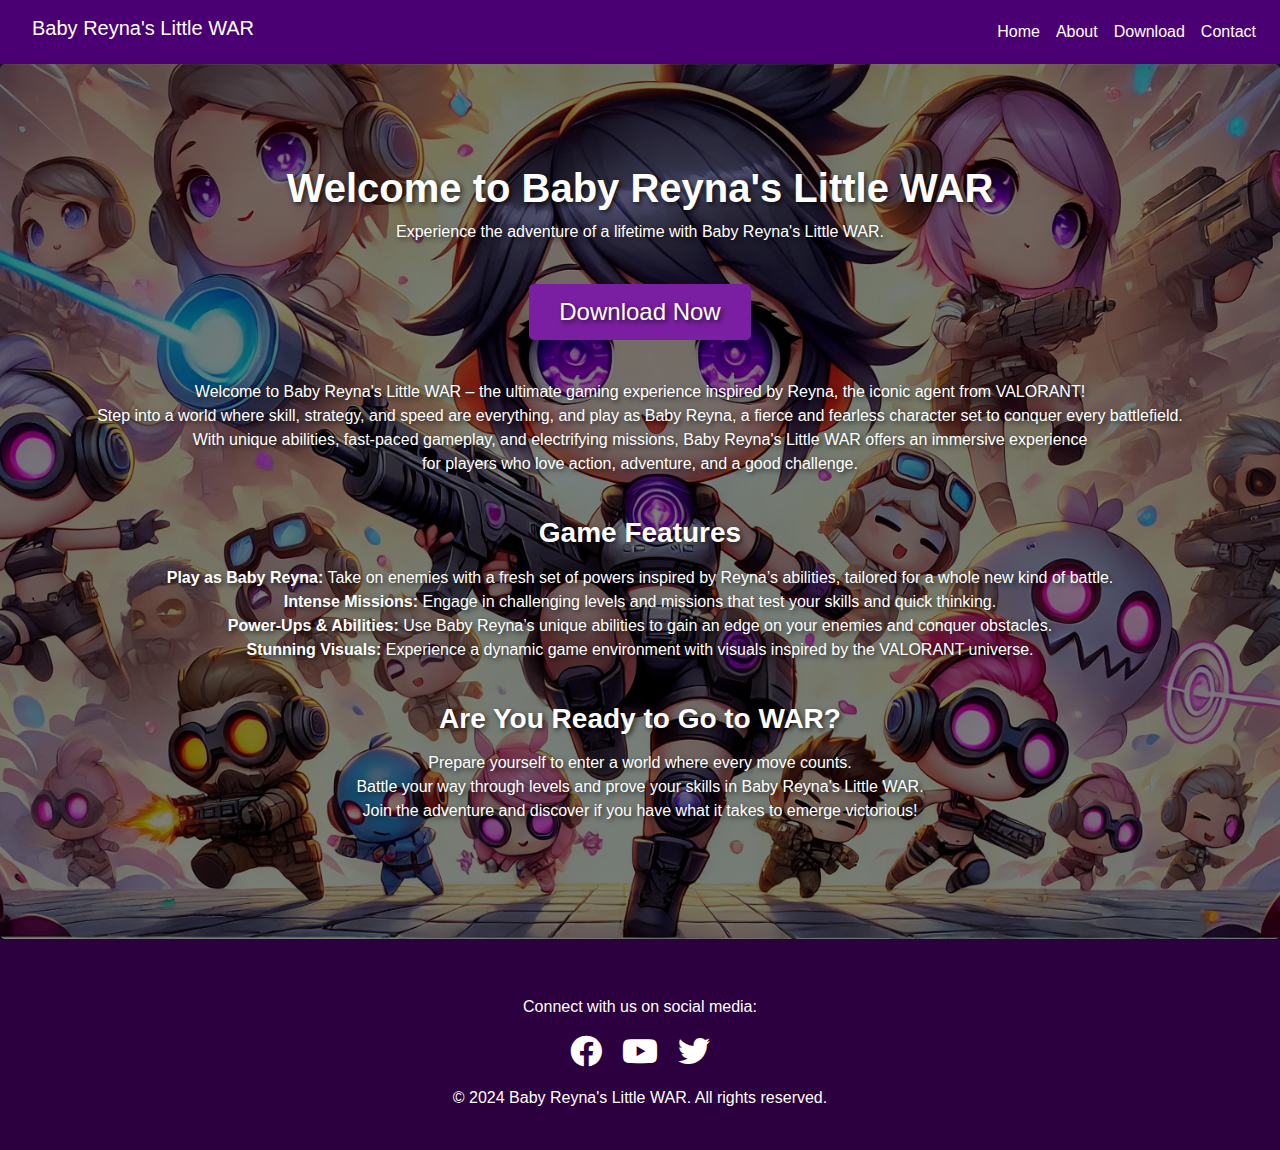
<file: index.html>
<!DOCTYPE html>
<html lang="en">
<head>
    <meta charset="UTF-8">
    <meta name="viewport" content="width=device-width, initial-scale=1.0">
    <title>Baby Reyna's Little WAR - Home</title>
    <!-- Favicon icon -->
    <link rel="icon" href="icon.png" type="image/png">

    <link rel="stylesheet" href="https://cdn.jsdelivr.net/npm/bootstrap@4.5.3/dist/css/bootstrap.min.css">
    <link rel="stylesheet" href="styles.css">
    <link rel="stylesheet" href="https://cdnjs.cloudflare.com/ajax/libs/font-awesome/6.0.0-beta3/css/all.min.css">
</head>
<body>
    <nav class="navbar navbar-expand-lg navbar-dark custom-navbar">
        <a class="nav-link" href="index.html"><h5>Baby Reyna's Little WAR</h5></a>
        <button class="navbar-toggler" type="button" data-toggle="collapse" data-target="#navbarNav" aria-controls="navbarNav" aria-expanded="false" aria-label="Toggle navigation">
            <span class="navbar-toggler-icon"></span>
        </button>
        <div class="collapse navbar-collapse" id="navbarNav">
            <ul class="navbar-nav ml-auto">
                <li class="nav-item"><a class="nav-link" href="index.html">Home</a></li>
                <li class="nav-item"><a class="nav-link" href="about.html">About</a></li>
                <li class="nav-item"><a class="nav-link" href="download.html">Download</a></li>
                <li class="nav-item"><a class="nav-link" href="contact.html">Contact</a></li>
            </ul>
        </div>
    </nav>

    <header class="jumbotron text-center main-header">
        <div class="overlay"></div>
        <h1><strong>Welcome to Baby Reyna's Little WAR</strong></h1>
        <p>Experience the adventure of a lifetime with Baby Reyna's Little WAR.</p>
        <br>
        <p>
        <a href="download.html" class="btn btn-primary download-btn">Download Now</a>
        </p>
        <br>
        <p>Welcome to Baby Reyna's Little WAR – the ultimate gaming experience inspired by Reyna, the iconic agent from VALORANT!<br>Step into a world where skill, strategy, and speed are everything, and play as Baby Reyna, a fierce and fearless character set to conquer every battlefield.<br>With unique abilities, fast-paced gameplay, and electrifying missions, Baby Reyna's Little WAR offers an immersive experience<br>for players who love action, adventure, and a good challenge.</p>
        <br>
        <h3><p><strong>Game Features</strong></p></h3>
                <p><strong>Play as Baby Reyna:</strong> Take on enemies with a fresh set of powers inspired by Reyna’s abilities, tailored for a whole new kind of battle.<br>
                <strong>Intense Missions:</strong> Engage in challenging levels and missions that test your skills and quick thinking.<br>
                <strong>Power-Ups & Abilities:</strong> Use Baby Reyna’s unique abilities to gain an edge on your enemies and conquer obstacles.<br>
                <strong>Stunning Visuals:</strong> Experience a dynamic game environment with visuals inspired by the VALORANT universe.</p>
            </ul>
        <br>
        <h3><p><strong>Are You Ready to Go to WAR?</strong></p></h3>
        <p>Prepare yourself to enter a world where every move counts.<br>Battle your way through levels and prove your skills in Baby Reyna's Little WAR.<br>Join the adventure and discover if you have what it takes to emerge victorious!</p>
    </header>

    <footer class="footer text-white py-4">
        <div class="container text-center">
            <p>Connect with us on social media:</p>
            <div class="social-icons">
                <a href="https://facebook.com" target="_blank" class="text-white mx-2">
                    <i class="fab fa-facebook fa-2x"></i>
                </a>
                <a href="https://youtube.com" target="_blank" class="text-white mx-2">
                    <i class="fab fa-youtube fa-2x"></i>
                </a>
                <a href="https://twitter.com" target="_blank" class="text-white mx-2">
                    <i class="fab fa-twitter fa-2x"></i>
                </a>
            </div>
            <p class="mt-3">&copy; 2024 Baby Reyna's Little WAR. All rights reserved.</p>
        </div>
    </footer>
</file>
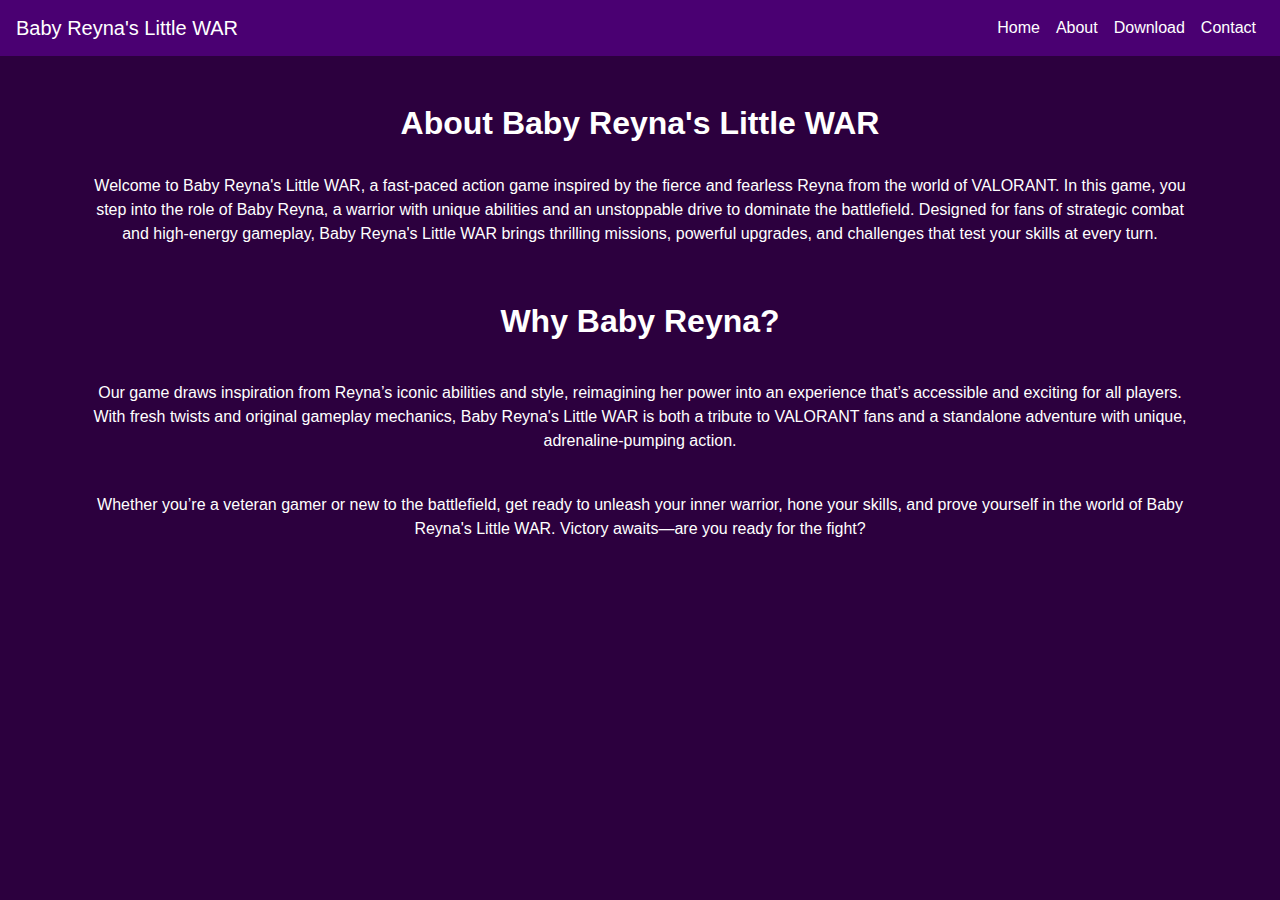
<file: about.html>
<!DOCTYPE html>
<html lang="en">
<head>
    <meta charset="UTF-8">
    <meta name="viewport" content="width=device-width, initial-scale=1.0">
    <title>About Baby Reyna's Little WAR</title>
    <link rel="stylesheet" href="https://cdn.jsdelivr.net/npm/bootstrap@4.5.3/dist/css/bootstrap.min.css">
    <link rel="stylesheet" href="styles.css">
</head>
<body>
    <nav class="navbar navbar-expand-lg navbar-dark custom-navbar">
        <a class="navbar-brand" href="index.html">Baby Reyna's Little WAR</a>
        <div class="collapse navbar-collapse">
            <ul class="navbar-nav ml-auto">
                <li class="nav-item"><a class="nav-link" href="index.html">Home</a></li>
                <li class="nav-item"><a class="nav-link" href="about.html">About</a></li>
                <li class="nav-item"><a class="nav-link" href="download.html">Download</a></li>
                <li class="nav-item"><a class="nav-link" href="contact.html">Contact</a></li>
            </ul>
        </div>
    </nav>
    <div class="container text-center mt-5">
        <h2><strong>About Baby Reyna's Little WAR</strong></h2>
        <br>
        <p>Welcome to Baby Reyna's Little WAR, a fast-paced action game inspired by the fierce and fearless Reyna from the world of VALORANT. In this game, you step into the role of Baby Reyna, a warrior with unique abilities and an unstoppable drive to dominate the battlefield. Designed for fans of strategic combat and high-energy gameplay, Baby Reyna's Little WAR brings thrilling missions, powerful upgrades, and challenges that test your skills at every turn.</p>
        <br>
        <p><h2><strong>Why Baby Reyna?</strong></h2></p>
        <br>
        <p>Our game draws inspiration from Reyna’s iconic abilities and style, reimagining her power into an experience that’s accessible and exciting for all players. With fresh twists and original gameplay mechanics, Baby Reyna's Little WAR is both a tribute to VALORANT fans and a standalone adventure with unique, adrenaline-pumping action.</p>
        <br>
        <p>Whether you’re a veteran gamer or new to the battlefield, get ready to unleash your inner warrior, hone your skills, and prove yourself in the world of Baby Reyna's Little WAR. Victory awaits—are you ready for the fight?</p>
    </div>
</body>
</html>
</file>
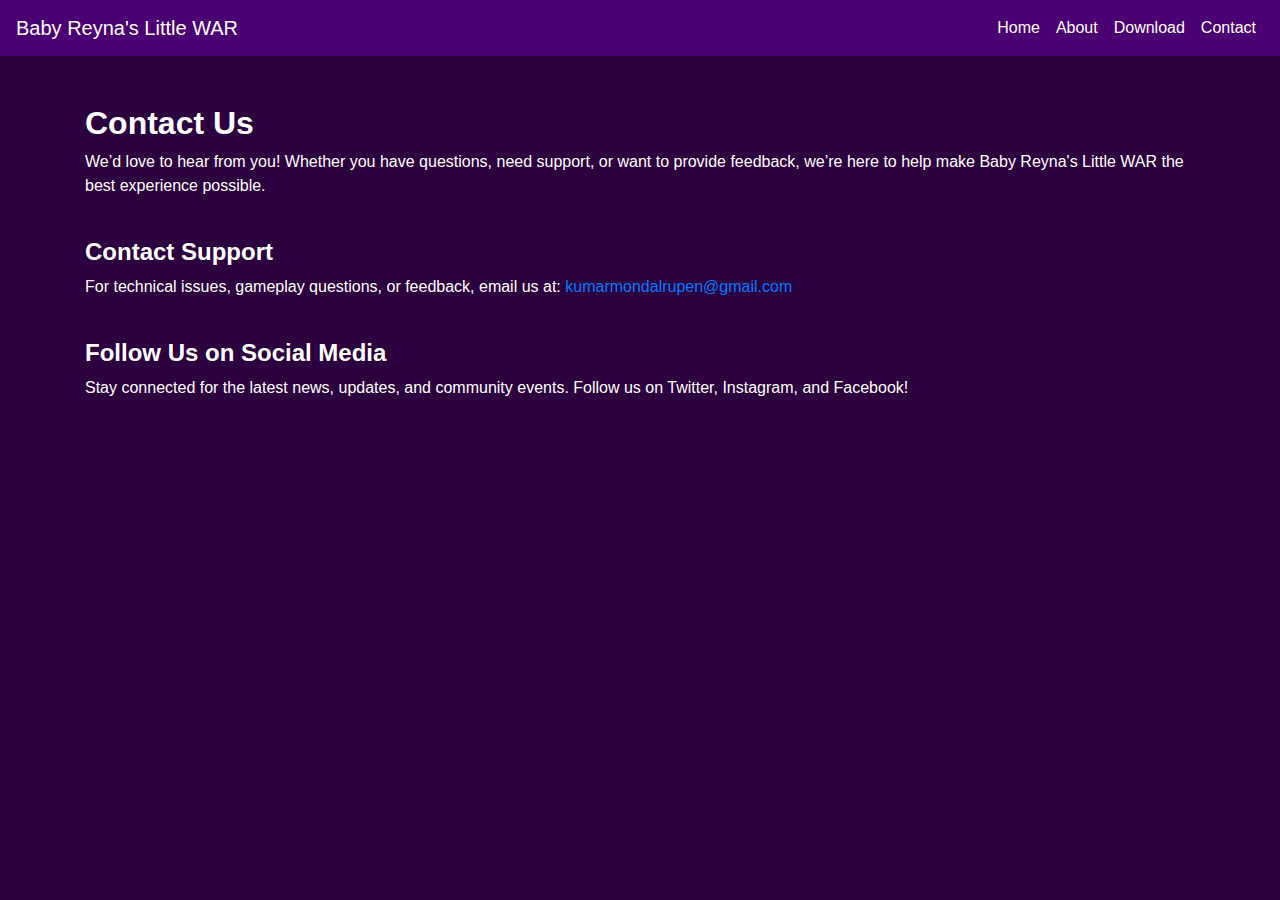
<file: contact.html>
<!DOCTYPE html>
<html lang="en">
<head>
    <meta charset="UTF-8">
    <meta name="viewport" content="width=device-width, initial-scale=1.0">
    <title>Baby Reyna's Little WAR - Contact</title>
    <link rel="stylesheet" href="https://cdn.jsdelivr.net/npm/bootstrap@4.5.3/dist/css/bootstrap.min.css">
    <link rel="stylesheet" href="styles.css">
</head>
<body>
    <!-- Navbar -->
    <nav class="navbar navbar-expand-lg navbar-dark custom-navbar">
        <a class="navbar-brand" href="index.html">Baby Reyna's Little WAR</a>
        <button class="navbar-toggler" type="button" data-toggle="collapse" data-target="#navbarNav" aria-controls="navbarNav" aria-expanded="false" aria-label="Toggle navigation">
            <span class="navbar-toggler-icon"></span>
        </button>
        <div class="collapse navbar-collapse" id="navbarNav">
            <ul class="navbar-nav ml-auto">
                <li class="nav-item"><a class="nav-link" href="index.html">Home</a></li>
                <li class="nav-item"><a class="nav-link" href="about.html">About</a></li>
                <li class="nav-item"><a class="nav-link" href="download.html">Download</a></li>
                <li class="nav-item"><a class="nav-link" href="contact.html">Contact</a></li>
            </ul>
        </div>
    </nav>

    <!-- Contact Content -->
    <div class="container my-5">
        <section id="contact">
            <h2><strong>Contact Us</strong></h2>
            <p>We’d love to hear from you! Whether you have questions, need support, or want to provide feedback, we’re here to help make Baby Reyna's Little WAR the best experience possible.</p>
            <br>
            <h4><strong>Contact Support</strong></h4>
            <p>For technical issues, gameplay questions, or feedback, email us at: <a href="mailto:kumarmondalrupen@gmail.com">kumarmondalrupen@gmail.com</a></p>
            <br>
            <h4><strong>Follow Us on Social Media</strong></h4>
            <p>Stay connected for the latest news, updates, and community events. Follow us on Twitter, Instagram, and Facebook!</p>
        </section>
    </div>
</body>
</html>
</file>
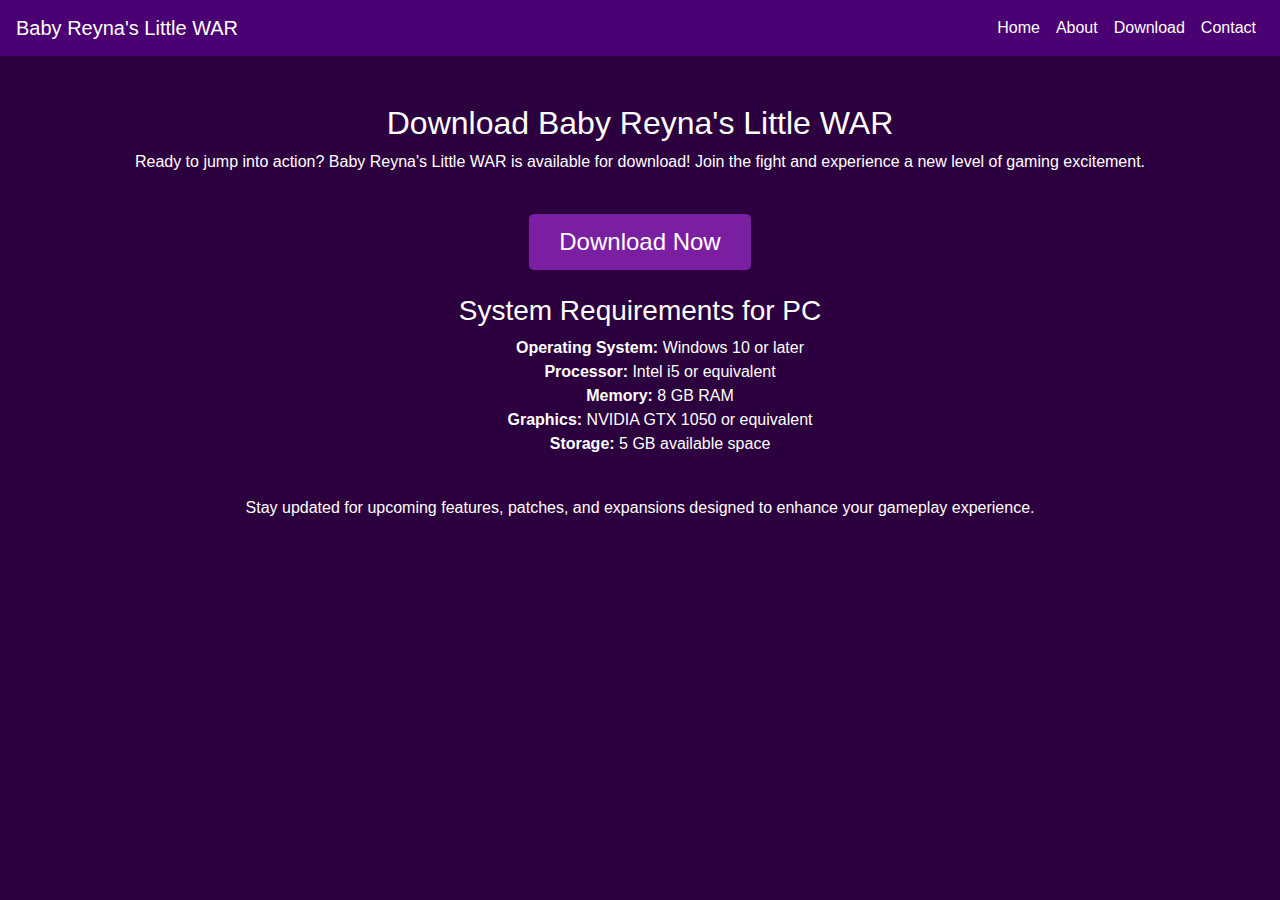
<file: download.html>
<!DOCTYPE html>
<html lang="en">
<head>
    <meta charset="UTF-8">
    <meta name="viewport" content="width=device-width, initial-scale=1.0">
    <title>Baby Reyna's Little WAR - Download</title>
    <link rel="stylesheet" href="https://cdn.jsdelivr.net/npm/bootstrap@4.5.3/dist/css/bootstrap.min.css">
    <link rel="stylesheet" href="styles.css">
</head>
<body>
    <!-- Navbar -->
    <nav class="navbar navbar-expand-lg navbar-dark custom-navbar">
        <a class="navbar-brand" href="index.html">Baby Reyna's Little WAR</a>
        <button class="navbar-toggler" type="button" data-toggle="collapse" data-target="#navbarNav" aria-controls="navbarNav" aria-expanded="false" aria-label="Toggle navigation">
            <span class="navbar-toggler-icon"></span>
        </button>
        <div class="collapse navbar-collapse" id="navbarNav">
            <ul class="navbar-nav ml-auto">
                <li class="nav-item"><a class="nav-link" href="index.html">Home</a></li>
                <li class="nav-item"><a class="nav-link" href="about.html">About</a></li>
                <li class="nav-item"><a class="nav-link" href="download.html">Download</a></li>
                <li class="nav-item"><a class="nav-link" href="contact.html">Contact</a></li>
            </ul>
        </div>
    </nav>

    <!-- Download Content -->
    <div class="container my-5">
        <section id="download">
            <h2 class="text-center">Download Baby Reyna's Little WAR</h2>
            <p class="text-center">Ready to jump into action? Baby Reyna's Little WAR is available for download! Join the fight and experience a new level of gaming excitement.</p>
            <br>
            <div class="text-center">
            <a href="https://www.google.com/" class="btn btn-primary download-btn">Download Now</a>
            </div>
            <br>
            <h3 class="text-center">System Requirements for PC</h3>
            <ul class="text-center">
                <strong>Operating System:</strong> Windows 10 or later<br>
                <strong>Processor:</strong> Intel i5 or equivalent<br>
                <strong>Memory:</strong> 8 GB RAM<br>
                <strong>Graphics:</strong> NVIDIA GTX 1050 or equivalent<br>
                <strong>Storage:</strong> 5 GB available space
            </ul>
            <br>
            <p class="text-center">Stay updated for upcoming features, patches, and expansions designed to enhance your gameplay experience.</p>
        </section>
    </div>
</body>
</html>
</file>
<file: styles.css>
/* Body setup */
body {
    font-family: Arial, sans-serif;
    background-color: #2c003e; /* Deep purple color for Reyna’s theme */
    color: #ffffff; /* White text for readability on dark background */
    margin: 0;
    padding: 0;
}

/* Navbar (Top Part) Styling */
.navbar {
    background-color: #4a0072; /* Dark purple to match Reyna's theme */
}

.navbar .nav-link, .navbar .navbar-brand {
    color: white !important; /* White text for contrast */
}

.navbar .nav-link:hover {
    color: #b39ddb !important; /* Light purple for hover effect */
}

/* Header Styling */
.main-header {
    position: relative;
    background-image: url("background.jpg");
    background-size: cover;
    background-position: center;
    padding: 100px 20px;
    text-align: center;
    color: white;
}

.main-header .overlay {
    position: absolute;
    top: 0;
    left: 0;
    width: 100%;
    height: 100%;
    background-color: rgba(0, 0, 0, 0.5);
    z-index: 1;
}

.main-header h1, .main-header p {
    z-index: 2;
    position: relative;
    text-shadow: 2px 2px 5px rgba(0, 0, 0, 0.7);
}

/* Button Styling */
.download-btn {
    font-size: 1.5em;
    padding: 10px 30px;
    background-color: #7b1fa2; /* Brighter purple for contrast */
    border: none;
    border-radius: 5px;
    color: white;
    text-decoration: none;
    display: inline-block;
    cursor: pointer;
    position: relative;
    z-index: 3;
}

.download-btn:hover {
    background-color: #9c27b0; /* Slightly lighter purple on hover */
    transform: scale(1.1);
    transition: all 0.3s ease-in-out;
}

/* Footer Styling */
.footer {
    padding: 20px;
    background-color: #2c003e; /* Matching body background color for a unified theme */
    color: white;
    text-align: center;
}

/* Custom Purple Navbar Styling */
.custom-navbar {
    background-color: #4a0072; /* Dark purple for Reyna’s theme */
}

.custom-navbar .nav-link, .custom-navbar .navbar-brand {
    color: white !important; /* White text for readability */
}

.custom-navbar .nav-link:hover {
    color: #b39ddb !important; /* Light purple on hover */
}

.footer .social-icons a:hover {
    color: #b39ddb; /* Adjust color to match your theme, like a purple shade */
    transform: scale(1.2); /* Slightly increase size on hover */
    transition: color 0.3s ease, transform 0.3s ease;
}
</file>
